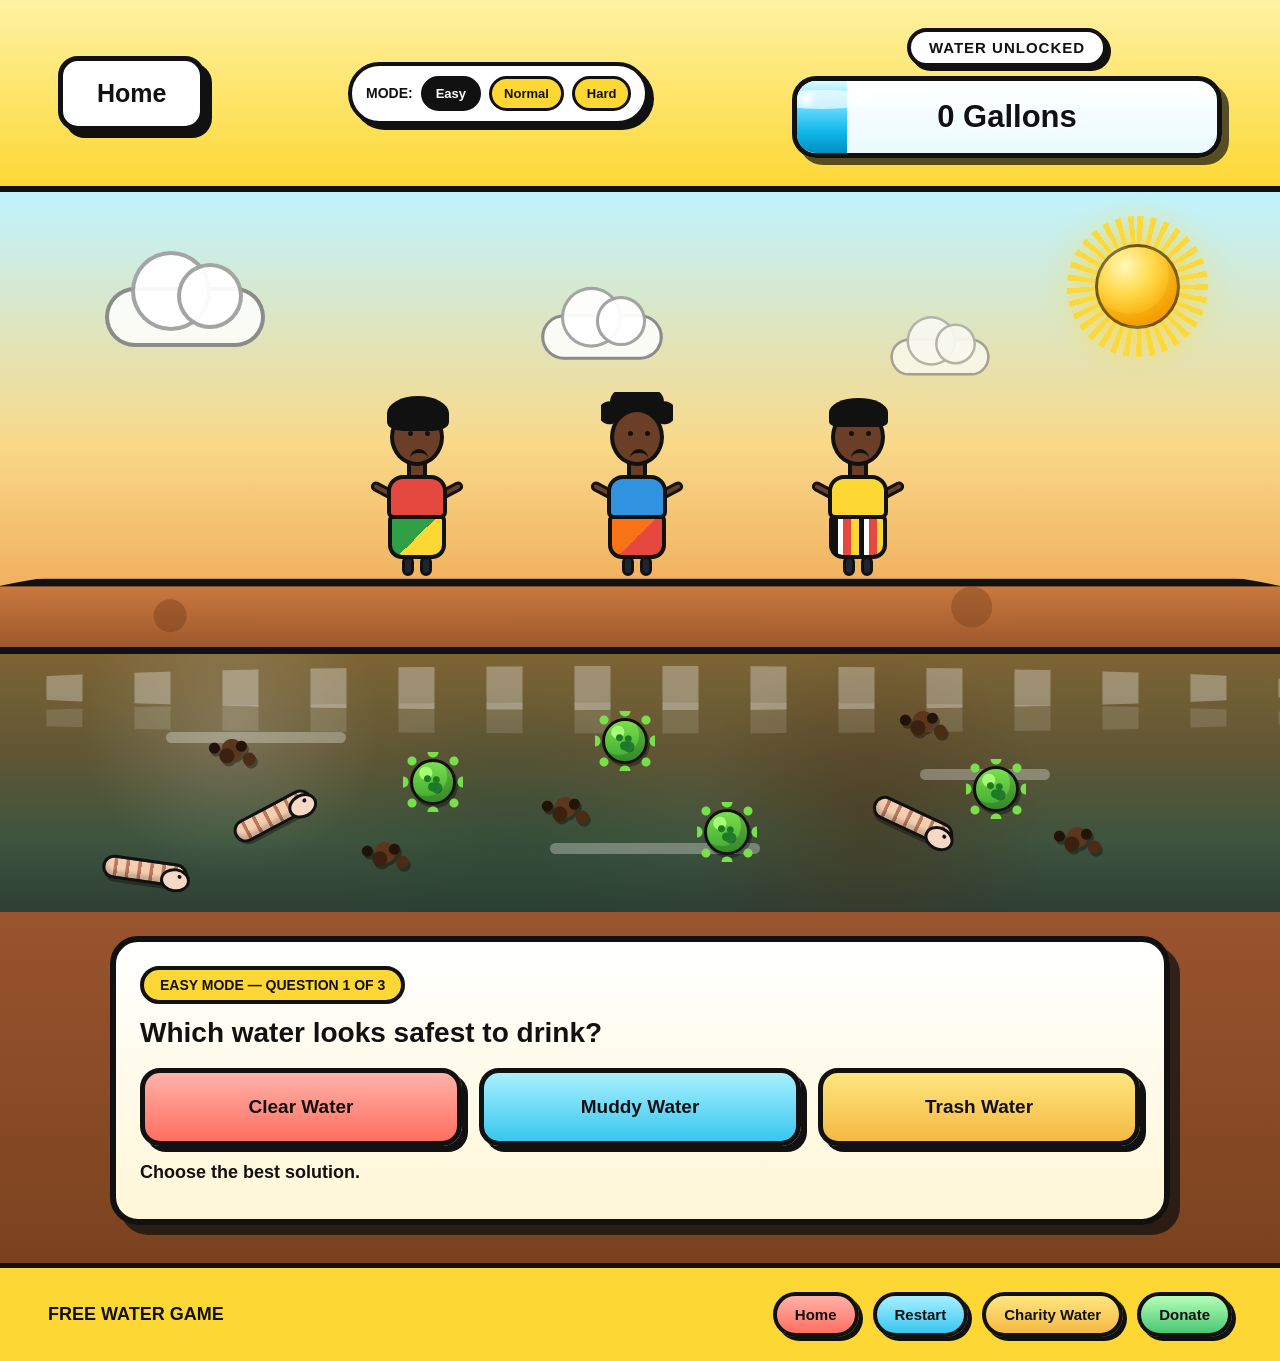
<file: game.html>
<!DOCTYPE html>
<html lang="en">
<head>
  <!-- Basic page setup -->
  <meta charset="UTF-8" />
  <meta name="viewport" content="width=device-width, initial-scale=1.0" />

  <title>Free Water Gameplay</title>

  <!-- CSS file -->
  <link rel="stylesheet" href="style.css" />
</head>

<body>

  <div class="gameplay-page">

    <!-- Gameplay header -->
    <header class="gameplay-header">

      <!-- Home button -->
      <a href="index.html" class="back-home-button">
        Home
      </a>

      <!-- Small difficulty selector -->
      <div class="difficulty-mini">
        <span>Mode:</span>

        <button type="button" class="difficulty-mini-button active-difficulty" data-difficulty="easy">
          Easy
        </button>

        <button type="button" class="difficulty-mini-button" data-difficulty="normal">
          Normal
        </button>

        <button type="button" class="difficulty-mini-button" data-difficulty="hard">
          Hard
        </button>
      </div>

      <!-- Water unlocked meter -->
      <div class="gameplay-status">

        <p class="gameplay-label">Water Unlocked</p>

        <div class="gameplay-meter">
          <div id="gameWaterFill" class="game-water-fill"></div>
          <span id="gameWaterText">0 Gallons</span>
        </div>

      </div>

    </header>

    <!-- Gameplay scene -->
    <main class="gameplay-scene" id="gameScene">

      <!-- Sun -->
      <div class="scene-sun">
        <span class="sun-ring"></span>
        <span class="sun-center"></span>
      </div>

      <!-- Clouds -->
      <div class="scene-cloud cloud-left"></div>
      <div class="scene-cloud cloud-middle"></div>
      <div class="scene-cloud cloud-right"></div>

      <!-- Village / land background -->
      <div class="village-ground"></div>

      <!-- People standing on land -->
      <div class="people-row" id="villagers">

        <div class="african-person person-a">
          <div class="person-hair hair-round"></div>
          <div class="person-face"></div>
          <div class="person-eye eye-left"></div>
          <div class="person-eye eye-right"></div>
          <div class="person-mouth"></div>
          <div class="person-neck"></div>
          <div class="person-shirt shirt-red"></div>
          <div class="person-wrap wrap-green"></div>
          <div class="person-arm arm-left"></div>
          <div class="person-arm arm-right"></div>
          <div class="person-leg leg-left"></div>
          <div class="person-leg leg-right"></div>
        </div>

        <div class="african-person person-b">
          <div class="person-hair hair-puffs"></div>
          <div class="person-face"></div>
          <div class="person-eye eye-left"></div>
          <div class="person-eye eye-right"></div>
          <div class="person-mouth"></div>
          <div class="person-neck"></div>
          <div class="person-shirt shirt-blue"></div>
          <div class="person-wrap wrap-orange"></div>
          <div class="person-arm arm-left"></div>
          <div class="person-arm arm-right"></div>
          <div class="person-leg leg-left"></div>
          <div class="person-leg leg-right"></div>
        </div>

        <div class="african-person person-c">
          <div class="person-hair hair-flat"></div>
          <div class="person-face"></div>
          <div class="person-eye eye-left"></div>
          <div class="person-eye eye-right"></div>
          <div class="person-mouth"></div>
          <div class="person-neck"></div>
          <div class="person-shirt shirt-yellow"></div>
          <div class="person-wrap wrap-pattern"></div>
          <div class="person-arm arm-left"></div>
          <div class="person-arm arm-right"></div>
          <div class="person-leg leg-left"></div>
          <div class="person-leg leg-right"></div>
        </div>

      </div>

      <!-- Dirty water section -->
      <section class="dirty-water-section" id="pondArea">

        <!-- Animated surface waves -->
        <div class="water-surface-line"></div>
        <div class="water-surface-line surface-two"></div>

        <div class="dirty-water-fill">

          <!-- Realistic water shine -->
          <span class="water-highlight water-highlight-one"></span>
          <span class="water-highlight water-highlight-two"></span>
          <span class="water-highlight water-highlight-three"></span>

          <!-- Dirt / mud -->
          <span class="game-dirt game-dirt-one dirty-object"></span>
          <span class="game-dirt game-dirt-two dirty-object"></span>
          <span class="game-dirt game-dirt-three dirty-object"></span>
          <span class="game-dirt game-dirt-four dirty-object"></span>
          <span class="game-dirt game-dirt-five dirty-object"></span>

          <!-- Germs -->
          <span class="game-germ game-germ-one dirty-object"></span>
          <span class="game-germ game-germ-two dirty-object"></span>
          <span class="game-germ game-germ-three dirty-object"></span>
          <span class="game-germ game-germ-four dirty-object"></span>

          <!-- Worms -->
          <span class="game-worm game-worm-one dirty-object"></span>
          <span class="game-worm game-worm-two dirty-object"></span>
          <span class="game-worm game-worm-three dirty-object"></span>

          <!-- Clean sparkles appear later -->
          <span class="clean-sparkle sparkle-one"></span>
          <span class="clean-sparkle sparkle-two"></span>
          <span class="clean-sparkle sparkle-three"></span>

        </div>

      </section>

      <!-- Fireworks celebration -->
      <div class="fireworks" id="fireworks">
        <span class="firework firework-one"></span>
        <span class="firework firework-two"></span>
        <span class="firework firework-three"></span>
        <span class="firework firework-four"></span>
      </div>

    </main>

    <!-- Question card is outside the scene -->
    <section class="gameplay-question-area">

      <div class="question-panel" id="questionPanel">

        <p class="question-count" id="questionCount">
          Easy Mode — Question 1 of 3
        </p>

        <h1 id="questionText">
          The water has visible dirt and mud. What should the team use first?
        </h1>

        <div class="answer-grid">

          <button type="button" class="answer-button answer-one" data-answer-index="0">
            Boiling Pot
          </button>

          <button type="button" class="answer-button answer-two" data-answer-index="1">
            Sand Filter
          </button>

          <button type="button" class="answer-button answer-three" data-answer-index="2">
            Open Bucket
          </button>

        </div>

        <p class="feedback-text" id="feedbackText">
          Choose the best solution.
        </p>

        <p class="milestone-text" id="milestoneText"></p>

      </div>

    </section>

    <!-- Gameplay footer -->
    <footer class="game-footer">

      <p class="game-footer-title">
        Free Water Game
      </p>

      <nav class="game-footer-links">
        <a href="index.html">Home</a>
        <a href="game.html">Restart</a>
        <a href="https://www.charitywater.org/" target="_blank">Charity Water</a>
        <a href="https://www.charitywater.org/donate" target="_blank">Donate</a>
      </nav>

    </footer>

  </div>

  <!-- Gameplay JavaScript is inside this file so the buttons work reliably -->
  <script>
    console.log("GAME PAGE SCRIPT IS RUNNING");

let waterUnlocked = 0;
let playerLevel = Number(localStorage.getItem("playerLevel")) || 0;

let selectedDifficulty = "easy";
let currentQuestionIndex = 0;
let correctAnswers = 0;
let waitingForNextQuestion = false;
let triggeredMilestones = [];

const gameWaterFill = document.getElementById("gameWaterFill");
const gameWaterText = document.getElementById("gameWaterText");
const questionPanel = document.getElementById("questionPanel");
const questionCount = document.getElementById("questionCount");
const questionText = document.getElementById("questionText");
const feedbackText = document.getElementById("feedbackText");
const milestoneText = document.getElementById("milestoneText");
const answerButtons = document.querySelectorAll(".answer-button");
const pondArea = document.getElementById("pondArea");
const villagers = document.getElementById("villagers");
const fireworks = document.getElementById("fireworks");
const difficultyButtons = document.querySelectorAll(".difficulty-mini-button");
const dirtyObjects = document.querySelectorAll(".dirty-object");

const difficultySettings = {
  easy: {
    name: "Easy",
    gallons: [50, 50, 50],
    goal: 70,
    wrongPenalty: 0
  },

  normal: {
    name: "Normal",
    gallons: [35, 35, 30],
    goal: 100,
    wrongPenalty: 0
  },

  hard: {
    name: "Hard",
    gallons: [34, 33, 33],
    goal: 100,
    wrongPenalty: 10
  }
};

const questionSets = {
  easy: [
    {
      question: "Which water looks safest to drink?",
      answers: ["Clear Water", "Muddy Water", "Trash Water"],
      correctAnswer: "Clear Water",
      feedback: "Correct! Clear water is usually safer than muddy or dirty water."
    },

    {
      question: "What should clean water be stored in?",
      answers: ["Covered Container", "Open Bowl", "Dirty Bucket"],
      correctAnswer: "Covered Container",
      feedback: "Correct! A covered container helps keep clean water safe."
    },

    {
      question: "Why do families need clean water?",
      answers: ["To Stay Healthy", "To Make Water Dirty", "To Waste It"],
      correctAnswer: "To Stay Healthy",
      feedback: "Correct! Clean water helps people stay healthy."
    }
  ],

  normal: [
    {
      question: "The water has visible dirt and mud. What should the team use first?",
      answers: ["Boiling Pot", "Sand Filter", "Open Bucket"],
      correctAnswer: "Sand Filter",
      feedback: "Correct! A sand filter removes dirt and mud from the water."
    },

    {
      question: "The water looks clearer, but germs may still be inside. What should the team use next?",
      answers: ["Chlorine Tablets", "More Dirt", "Broken Pipe"],
      correctAnswer: "Chlorine Tablets",
      feedback: "Correct! Chlorine tablets help kill harmful germs in the water."
    },

    {
      question: "The water is clean now. What keeps it safe for families to drink later?",
      answers: ["Open Bowl", "Covered Container", "Dirty Hands"],
      correctAnswer: "Covered Container",
      feedback: "Correct! A covered container keeps clean water safe."
    }
  ],

  hard: [
    {
      question: "A community has muddy water with large particles. What is the best first step before disinfection?",
      answers: ["Filter The Water", "Add Chlorine First", "Leave It Open"],
      correctAnswer: "Filter The Water",
      feedback: "Correct! Filtering first removes dirt and particles before disinfecting the water."
    },

    {
      question: "Why is water that looks clear still not always safe to drink?",
      answers: ["It Can Still Have Germs", "Clear Water Is Always Safe", "It Has No Minerals"],
      correctAnswer: "It Can Still Have Germs",
      feedback: "Correct! Clear water can still contain bacteria, viruses, or parasites."
    },

    {
      question: "After water is cleaned, what helps prevent recontamination?",
      answers: ["Safe Storage", "Touching It With Dirty Hands", "Leaving It Uncovered"],
      correctAnswer: "Safe Storage",
      feedback: "Correct! Safe storage helps keep clean water from becoming contaminated again."
    }
  ]
};

const milestones = [
  {
    amount: 35,
    message: "Milestone reached: The first layer of dirt is being removed!"
  },

  {
    amount: 70,
    message: "Milestone reached: The water is almost safe!"
  },

  {
    amount: 100,
    message: "Milestone reached: Clean water unlocked for the community!"
  }
];

function getCurrentQuestions() {
  return questionSets[selectedDifficulty];
}

function playTone(frequency, duration, type) {
  try {
    const audioContext = new (window.AudioContext || window.webkitAudioContext)();
    const oscillator = audioContext.createOscillator();
    const gainNode = audioContext.createGain();

    oscillator.type = type;
    oscillator.frequency.value = frequency;

    gainNode.gain.setValueAtTime(0.12, audioContext.currentTime);
    gainNode.gain.exponentialRampToValueAtTime(
      0.001,
      audioContext.currentTime + duration
    );

    oscillator.connect(gainNode);
    gainNode.connect(audioContext.destination);

    oscillator.start();
    oscillator.stop(audioContext.currentTime + duration);
  } catch (error) {
    console.log("Sound could not play:", error);
  }
}

function playCorrectSound() {
  playTone(620, 0.14, "sine");

  setTimeout(function() {
    playTone(820, 0.14, "sine");
  }, 120);
}

function playWrongSound() {
  playTone(220, 0.18, "sawtooth");

  setTimeout(function() {
    playTone(160, 0.18, "sawtooth");
  }, 120);
}

function playWinSound() {
  playTone(520, 0.12, "sine");

  setTimeout(function() {
    playTone(680, 0.12, "sine");
  }, 130);

  setTimeout(function() {
    playTone(880, 0.2, "sine");
  }, 260);
}

function saveProgress() {
  localStorage.setItem("waterUnlocked", waterUnlocked);
  localStorage.setItem("playerLevel", playerLevel);
}

function updateGameplayMeter() {
  let visibleWaterAmount = waterUnlocked === 0 ? 12 : waterUnlocked;

  if (visibleWaterAmount > 100) {
    visibleWaterAmount = 100;
  }

  gameWaterFill.style.width = visibleWaterAmount + "%";
  gameWaterText.textContent = waterUnlocked + " Gallons";
}

function loadQuestion() {
  waitingForNextQuestion = false;

  const currentQuestions = getCurrentQuestions();
  const currentQuestion = currentQuestions[currentQuestionIndex];

  questionCount.textContent =
    difficultySettings[selectedDifficulty].name +
    " Mode — Question " +
    (currentQuestionIndex + 1) +
    " of " +
    currentQuestions.length;

  questionText.textContent = currentQuestion.question;
  feedbackText.textContent = "Choose the best solution.";

  answerButtons.forEach(function(button, index) {
    button.textContent = currentQuestion.answers[index];
    button.disabled = false;
    button.style.display = "block";
    button.classList.remove("correct-choice");
    button.classList.remove("wrong-choice");
    button.dataset.answerIndex = index;
  });
}

function updateSceneProgress() {
  pondArea.classList.remove("cleaning-one", "cleaning-two", "cleaning-three");
  villagers.classList.remove("hopeful", "happy", "celebrating");

  if (waterUnlocked >= 35 && waterUnlocked < 70) {
    pondArea.classList.add("cleaning-one");
    villagers.classList.add("hopeful");
  }

  if (waterUnlocked >= 70 && waterUnlocked < 100) {
    pondArea.classList.add("cleaning-two");
    villagers.classList.add("happy");
  }

  if (waterUnlocked >= 100) {
    pondArea.classList.add("cleaning-three");
    villagers.classList.add("celebrating");
  }
}

function updateDirtyObjects() {
  dirtyObjects.forEach(function(object) {
    object.classList.remove("removed-dirty-object");
  });

  if (correctAnswers >= 1) {
    for (let i = 0; i < 4; i++) {
      if (dirtyObjects[i]) {
        dirtyObjects[i].classList.add("removed-dirty-object");
      }
    }
  }

  if (correctAnswers >= 2) {
    for (let i = 4; i < 9; i++) {
      if (dirtyObjects[i]) {
        dirtyObjects[i].classList.add("removed-dirty-object");
      }
    }
  }

  if (correctAnswers >= 3) {
    dirtyObjects.forEach(function(object) {
      object.classList.add("removed-dirty-object");
    });
  }
}

function checkMilestones() {
  if (!milestoneText) {
    return;
  }

  milestones.forEach(function(milestone) {
    if (
      waterUnlocked >= milestone.amount &&
      !triggeredMilestones.includes(milestone.amount)
    ) {
      triggeredMilestones.push(milestone.amount);
      milestoneText.textContent = milestone.message;
    }
  });
}

function cheerPeopleBriefly() {
  villagers.classList.add("celebrating");

  setTimeout(function() {
    if (waterUnlocked < 100) {
      villagers.classList.remove("celebrating");
      updateSceneProgress();
    }
  }, 900);
}

function shakeQuestionPanel() {
  questionPanel.classList.remove("wrong-shake");

  setTimeout(function() {
    questionPanel.classList.add("wrong-shake");
  }, 10);
}

function goToNextQuestion() {
  currentQuestionIndex++;

  const currentQuestions = getCurrentQuestions();

  if (currentQuestionIndex < currentQuestions.length) {
    loadQuestion();
  } else {
    finishGame();
  }
}

function setDifficulty(difficulty) {
  selectedDifficulty = difficulty;

  difficultyButtons.forEach(function(button) {
    button.classList.remove("active-difficulty");

    if (button.dataset.difficulty === difficulty) {
      button.classList.add("active-difficulty");
    }
  });

  restartGame();
}

function selectAnswer(answerIndex) {
  if (waitingForNextQuestion) {
    return;
  }

  waitingForNextQuestion = true;

  const currentQuestions = getCurrentQuestions();
  const currentQuestion = currentQuestions[currentQuestionIndex];
  const selectedAnswer = currentQuestion.answers[answerIndex];
  const selectedButton = answerButtons[answerIndex];

  answerButtons.forEach(function(button) {
    button.disabled = true;
  });

  if (selectedAnswer === currentQuestion.correctAnswer) {
    selectedButton.classList.add("correct-choice");

    correctAnswers++;

    waterUnlocked += difficultySettings[selectedDifficulty].gallons[currentQuestionIndex];

    if (waterUnlocked > 100) {
      waterUnlocked = 100;
    }

    feedbackText.textContent = currentQuestion.feedback;

    playCorrectSound();
    saveProgress();
    updateGameplayMeter();
    updateSceneProgress();
    updateDirtyObjects();
    checkMilestones();
    cheerPeopleBriefly();

    setTimeout(function() {
      goToNextQuestion();
    }, 1500);

    return;
  }

  selectedButton.classList.add("wrong-choice");

  waterUnlocked -= difficultySettings[selectedDifficulty].wrongPenalty;

  if (waterUnlocked < 0) {
    waterUnlocked = 0;
  }

  if (difficultySettings[selectedDifficulty].wrongPenalty > 0) {
    feedbackText.textContent = "Wrong choice. Hard Mode penalty: 10 gallons lost.";
  } else {
    feedbackText.textContent = "Wrong choice. The water does not improve. Moving to the next problem.";
  }

  playWrongSound();
  updateGameplayMeter();
  updateSceneProgress();
  updateDirtyObjects();
  shakeQuestionPanel();

  setTimeout(function() {
    goToNextQuestion();
  }, 1400);
}

function finishGame() {
  answerButtons.forEach(function(button) {
    button.style.display = "none";
  });

  const goal = difficultySettings[selectedDifficulty].goal;

  if (waterUnlocked >= goal) {
    waterUnlocked = 100;
    playerLevel = 1;

    saveProgress();
    updateGameplayMeter();
    updateSceneProgress();
    updateDirtyObjects();
    checkMilestones();
    playWinSound();

    if (fireworks) {
      fireworks.classList.add("show-fireworks");
    }

    questionCount.textContent = "Mission Complete";
    questionText.textContent = "You cleaned the water and helped the community!";

    feedbackText.innerHTML = `
      You completed ${difficultySettings[selectedDifficulty].name} Mode and unlocked clean water.
      <br><br>
      <button type="button" class="try-again-button" onclick="restartGame()">
        Play Again
      </button>
    `;

    return;
  }

  questionCount.textContent = "Mission Finished";
  questionText.textContent = "You helped the team, but the water is not fully clean yet.";

  feedbackText.innerHTML = `
    You got ${correctAnswers} out of 3 correct and unlocked ${waterUnlocked} gallons.
    <br>
    Try again or choose a different difficulty.
    <br><br>
    <button type="button" class="try-again-button" onclick="restartGame()">
      Try Again
    </button>
  `;
}

function restartGame() {
  waterUnlocked = 0;
  correctAnswers = 0;
  currentQuestionIndex = 0;
  waitingForNextQuestion = false;
  triggeredMilestones = [];

  localStorage.setItem("waterUnlocked", 0);

  if (milestoneText) {
    milestoneText.textContent = "";
  }

  if (fireworks) {
    fireworks.classList.remove("show-fireworks");
  }

  if (pondArea) {
    pondArea.classList.remove("cleaning-one", "cleaning-two", "cleaning-three");
  }

  if (villagers) {
    villagers.classList.remove("hopeful", "happy", "celebrating");
  }

  dirtyObjects.forEach(function(object) {
    object.classList.remove("removed-dirty-object");
  });

  answerButtons.forEach(function(button) {
    button.style.display = "block";
    button.disabled = false;
    button.classList.remove("correct-choice");
    button.classList.remove("wrong-choice");
  });

  updateGameplayMeter();
  loadQuestion();
  updateSceneProgress();
  updateDirtyObjects();
}

window.selectAnswer = selectAnswer;
window.restartGame = restartGame;
window.setDifficulty = setDifficulty;

answerButtons.forEach(function(button) {
  button.addEventListener("click", function() {
    const answerIndex = Number(button.dataset.answerIndex);
    selectAnswer(answerIndex);
  });
});

difficultyButtons.forEach(function(button) {
  button.addEventListener("click", function() {
    const difficulty = button.dataset.difficulty;
    setDifficulty(difficulty);
  });
});

updateGameplayMeter();
loadQuestion();
updateSceneProgress();
updateDirtyObjects();
  </script>

</body>
</html>
</file>
<file: style.css>
/* ===============================
   GLOBAL SETUP
================================ */

* {
  margin: 0;
  padding: 0;
  box-sizing: border-box;
}

body {
  font-family: Arial, Helvetica, sans-serif;
  background: #e04b3f;
  color: #111;
}

/* ===============================
   HOME PAGE
================================ */

.home-page {
  min-height: 100vh;
  background: #e04b3f;
  display: flex;
  flex-direction: column;
}

/* Home header */
.top-nav {
  height: 150px;
  background: #fdd835;
  border-bottom: 5px solid #111;

  display: flex;
  align-items: center;
  justify-content: space-between;

  padding: 0 50px;

  position: relative;
  z-index: 20;
}

/* Home challenge text */
.challenge-text {
  font-size: 24px;
  font-weight: 900;
  text-transform: uppercase;
  letter-spacing: 1px;

  color: #111;
}

/* Top-right Charity Water logo */
.home-logo-link {
  width: 310px;
  height: 105px;

  background: #ffffff;
  border: 5px solid #111;
  border-radius: 24px;

  display: flex;
  align-items: center;
  justify-content: center;

  padding: 4px 8px;

  box-shadow: 7px 7px 0 rgba(17, 17, 17, 0.75);

  overflow: hidden;

  transition: 0.2s ease;
}

.home-logo-link:hover {
  transform: translate(4px, 4px);
  box-shadow: 3px 3px 0 rgba(17, 17, 17, 0.75);
}

.home-header-logo {
  width: 175%;
  height: 160%;

  object-fit: contain;
  display: block;
}

/* Home underground scene */
.hero-area {
  flex: 1;

  position: relative;
  overflow: hidden;

  min-height: 560px;

  display: flex;
  align-items: flex-end;
  justify-content: center;

  padding: 40px 20px 70px;

  background: #7a431f;

  box-shadow:
    inset 0 18px 0 rgba(255, 255, 255, 0.08),
    inset 0 -30px 45px rgba(0, 0, 0, 0.22);

  transition: filter 0.25s ease;
}

.hero-area:hover {
  cursor: pointer;
  filter: brightness(1.06);
}

.hero-area.barrel-active {
  cursor: pointer;
}

/* Soil layer */
.soil-layer {
  position: absolute;
  top: 0;
  left: 0;

  width: 100%;
  height: 38%;

  background:
    radial-gradient(circle at 5% 25%, #2c180c 0 10px, transparent 11px),
    radial-gradient(circle at 12% 72%, #3d2110 0 14px, transparent 15px),
    radial-gradient(circle at 21% 35%, #2c180c 0 8px, transparent 9px),
    radial-gradient(circle at 32% 80%, #4c2a13 0 15px, transparent 16px),
    radial-gradient(circle at 43% 25%, #2c180c 0 10px, transparent 11px),
    radial-gradient(circle at 56% 76%, #3d2110 0 13px, transparent 14px),
    radial-gradient(circle at 67% 30%, #4c2a13 0 12px, transparent 13px),
    radial-gradient(circle at 77% 70%, #2c180c 0 10px, transparent 11px),
    radial-gradient(circle at 88% 28%, #3d2110 0 14px, transparent 15px),
    radial-gradient(circle at 96% 80%, #2c180c 0 9px, transparent 10px),
    linear-gradient(
      to bottom,
      #a96430 0%,
      #7b431f 55%,
      #5a2f18 100%
    );

  border-bottom: 6px solid rgba(17, 17, 17, 0.75);

  z-index: 7;
}

.soil-layer::after {
  content: "";
  position: absolute;
  left: -2%;
  bottom: -24px;

  width: 104%;
  height: 48px;

  background:
    radial-gradient(circle at 4% 40%, #5a2f18 0 18px, transparent 19px),
    radial-gradient(circle at 12% 55%, #5a2f18 0 26px, transparent 27px),
    radial-gradient(circle at 23% 35%, #5a2f18 0 20px, transparent 21px),
    radial-gradient(circle at 35% 58%, #5a2f18 0 28px, transparent 29px),
    radial-gradient(circle at 49% 38%, #5a2f18 0 19px, transparent 20px),
    radial-gradient(circle at 61% 55%, #5a2f18 0 25px, transparent 26px),
    radial-gradient(circle at 75% 36%, #5a2f18 0 21px, transparent 22px),
    radial-gradient(circle at 88% 58%, #5a2f18 0 27px, transparent 28px),
    radial-gradient(circle at 97% 38%, #5a2f18 0 20px, transparent 21px);

  z-index: 8;
}

/* Underground water */
.underground-water {
  position: absolute;
  left: -5%;
  bottom: 0;

  width: 110%;
  height: 66%;

  background:
    radial-gradient(circle at 22% 25%, rgba(255, 255, 255, 0.24), transparent 14%),
    radial-gradient(circle at 74% 70%, rgba(96, 58, 25, 0.32), transparent 18%),
    radial-gradient(circle at 44% 80%, rgba(85, 53, 25, 0.28), transparent 16%),
    linear-gradient(
      to bottom,
      rgba(75, 195, 215, 0.94) 0%,
      rgba(41, 137, 158, 0.97) 45%,
      rgba(70, 77, 54, 0.99) 100%
    );

  z-index: 1;

  animation: undergroundWaterMove 4s ease-in-out infinite;
}

.water-wave {
  position: absolute;
  left: -30%;
  top: -36px;

  width: 160%;
  height: 80px;

  background: rgba(255, 255, 255, 0.35);
  border-radius: 45%;

  z-index: 4;
}

.wave-one {
  animation: waveMoveOne 4s linear infinite;
}

.wave-two {
  top: -18px;
  opacity: 0.32;

  animation: waveMoveTwo 5.5s linear infinite;
}

.water-shine {
  position: absolute;
  height: 10px;

  background: rgba(255, 255, 255, 0.25);
  border-radius: 999px;

  z-index: 4;

  animation: shineDrift 5s ease-in-out infinite;
}

.shine-one {
  width: 160px;
  left: 12%;
  top: 110px;
}

.shine-two {
  width: 120px;
  right: 16%;
  bottom: 95px;
  animation-delay: 1.3s;
}

.shine-three {
  width: 180px;
  left: 43%;
  top: 210px;
  animation-delay: 2.2s;
}

/* Dirt */
.dirt {
  position: absolute;

  width: 34px;
  height: 22px;

  z-index: 10;

  background:
    radial-gradient(circle at 20% 40%, #1d1209 0 3px, transparent 4px),
    radial-gradient(circle at 45% 60%, #2f1b0d 0 4px, transparent 5px),
    radial-gradient(circle at 70% 35%, #1d1209 0 3px, transparent 4px),
    radial-gradient(circle at 85% 70%, #3c2413 0 3px, transparent 4px);

  opacity: 0.9;

  animation: dirtFloat 5s ease-in-out infinite;
}

.dirt-one {
  left: 8%;
  top: 48%;
}

.dirt-two {
  left: 22%;
  top: 62%;
  animation-delay: 0.7s;
}

.dirt-three {
  right: 10%;
  top: 50%;
  animation-delay: 1.1s;
}

.dirt-four {
  left: 46%;
  bottom: 18%;
  animation-delay: 1.6s;
}

.dirt-five {
  right: 28%;
  bottom: 28%;
  animation-delay: 2s;
}

.dirt-six {
  left: 68%;
  top: 72%;
  animation-delay: 2.4s;
}

.dirt-seven {
  left: 35%;
  top: 46%;
  animation-delay: 1.8s;
}

.dirt-eight {
  right: 5%;
  bottom: 16%;
  animation-delay: 2.8s;
}

/* Bacteria */
.bacteria {
  position: absolute;

  width: 36px;
  height: 36px;

  background: #74d44b;
  border: 3px solid rgba(17, 17, 17, 0.7);
  border-radius: 50%;

  z-index: 10;

  box-shadow:
    inset -5px -5px 0 rgba(0, 0, 0, 0.12),
    1px 2px 0 rgba(0, 0, 0, 0.25);

  animation: bacteriaFloat 4.5s ease-in-out infinite;
}

.bacteria::before {
  content: "";
  position: absolute;
  inset: -9px;

  background:
    radial-gradient(circle at 50% 0%, #74d44b 0 4px, transparent 5px),
    radial-gradient(circle at 100% 50%, #74d44b 0 4px, transparent 5px),
    radial-gradient(circle at 50% 100%, #74d44b 0 4px, transparent 5px),
    radial-gradient(circle at 0% 50%, #74d44b 0 4px, transparent 5px),
    radial-gradient(circle at 85% 15%, #74d44b 0 3px, transparent 4px),
    radial-gradient(circle at 85% 85%, #74d44b 0 3px, transparent 4px),
    radial-gradient(circle at 15% 85%, #74d44b 0 3px, transparent 4px),
    radial-gradient(circle at 15% 15%, #74d44b 0 3px, transparent 4px);

  z-index: -1;
}

.bacteria::after {
  content: "";
  position: absolute;
  inset: 6px;

  background:
    radial-gradient(circle at 25% 35%, #1f7a27 0 3px, transparent 4px),
    radial-gradient(circle at 65% 40%, #1f7a27 0 2px, transparent 3px),
    radial-gradient(circle at 48% 70%, #1f7a27 0 3px, transparent 4px);

  border-radius: 50%;
}

.bacteria-one {
  left: 12%;
  top: 60%;
}

.bacteria-two {
  right: 13%;
  top: 43%;
  animation-delay: 0.6s;
}

.bacteria-three {
  left: 48%;
  bottom: 22%;
  animation-delay: 1.1s;
}

.bacteria-four {
  left: 20%;
  bottom: 16%;
  animation-delay: 1.6s;
}

.bacteria-five {
  right: 33%;
  top: 63%;
  animation-delay: 2.1s;
}

.bacteria-six {
  left: 63%;
  top: 48%;
  animation-delay: 2.6s;
}

.bacteria-seven {
  right: 6%;
  bottom: 28%;
  animation-delay: 3s;
}

/* Worms */
.worm {
  position: absolute;

  width: 64px;
  height: 19px;

  z-index: 11;

  border-radius: 999px;

  background:
    repeating-linear-gradient(
      90deg,
      #f0c7a8 0px,
      #f0c7a8 7px,
      #b8785d 8px,
      #b8785d 10px
    );

  border: 2px solid rgba(17, 17, 17, 0.65);

  box-shadow:
    inset 0 -4px 4px rgba(0, 0, 0, 0.15),
    1px 2px 0 rgba(0, 0, 0, 0.25);

  animation: wormWiggle 3s ease-in-out infinite;
}

.worm::before {
  content: "";
  position: absolute;
  right: -5px;
  top: 2px;

  width: 19px;
  height: 15px;

  background: #f3d2bb;
  border: 2px solid rgba(17, 17, 17, 0.65);
  border-radius: 50%;
}

.worm::after {
  content: "";
  position: absolute;
  right: 2px;
  top: 6px;

  width: 3px;
  height: 3px;

  background: #111;
  border-radius: 50%;
}

.worm-one {
  left: 8%;
  top: 35%;
  transform: rotate(12deg);
}

.worm-two {
  left: 24%;
  bottom: 24%;
  transform: rotate(-38deg);
  animation-delay: 0.5s;
}

.worm-three {
  right: 18%;
  top: 38%;
  transform: rotate(18deg);
  animation-delay: 1s;
}

.worm-four {
  right: 8%;
  top: 68%;
  transform: rotate(125deg);
  animation-delay: 1.5s;
}

.worm-five {
  right: 38%;
  bottom: 12%;
  transform: rotate(-45deg);
  animation-delay: 2s;
}

.worm-six {
  left: 55%;
  top: 56%;
  transform: rotate(30deg);
  animation-delay: 2.4s;
}

/* Save Lives button */
.save-lives-button {
  display: inline-block;

  padding: 18px 42px;

  background: #ffffff;
  color: #111;

  border: 5px solid #111;
  border-radius: 18px;

  font-size: 28px;
  font-weight: 900;
  text-decoration: none;

  box-shadow: 7px 7px 0 #111;

  transition: 0.2s ease;

  position: relative;
  z-index: 30;
}

.save-lives-button:hover {
  background: #fdd835;
  transform: translate(4px, 4px);
  box-shadow: 3px 3px 0 #111;
}

.hero-area:hover .worm {
  animation-duration: 0.75s;
}

.hero-area:hover .dirt {
  animation-duration: 1.1s;
}

.hero-area:hover .bacteria {
  animation-duration: 0.9s;
}

.hero-area:hover .underground-water {
  animation-duration: 1.4s;
}

/* Home footer */
.footer-bar {
  min-height: 135px;

  background:
    linear-gradient(
      to bottom,
      #ffe86a 0%,
      #fdd835 100%
    );

  border-top: 5px solid #111;

  display: grid;
  grid-template-columns: 1.2fr 1fr 1fr;
  align-items: center;
  gap: 24px;

  padding: 24px 48px;

  position: relative;
  z-index: 20;

  box-shadow: inset 0 8px 0 rgba(255, 255, 255, 0.28);
}

.footer-game-info h2 {
  font-size: 32px;
  font-weight: 900;
  text-transform: uppercase;
  letter-spacing: 1px;
}

.footer-game-info p {
  margin-top: 6px;

  font-size: 16px;
  font-weight: 800;
}

.footer-links {
  display: flex;
  align-items: center;
  justify-content: center;
  gap: 16px;

  flex-wrap: wrap;
}

.footer-links a {
  color: #111;

  border: 4px solid #111;
  border-radius: 999px;

  padding: 10px 18px;

  font-size: 15px;
  font-weight: 900;
  text-decoration: none;

  box-shadow: 4px 4px 0 #111;

  transition: 0.2s ease;
}

.footer-links a:nth-child(1) {
  background:
    linear-gradient(
      to bottom,
      #ffb2a8,
      #ff6f61
    );
}

.footer-links a:nth-child(2) {
  background:
    linear-gradient(
      to bottom,
      #a8f0ff,
      #38c7ef
    );
}

.footer-links a:nth-child(3) {
  background:
    linear-gradient(
      to bottom,
      #ffe680,
      #f4b942
    );
}

.footer-links a:hover {
  transform: translate(3px, 3px);
  box-shadow: 1px 1px 0 #111;
  filter: brightness(1.05);
}

.footer-copy {
  justify-self: end;

  font-size: 15px;
  font-weight: 900;
}

/* ===============================
   GAMEPLAY PAGE
================================ */

.gameplay-page {
  min-height: 100vh;
  background: #fdd835;

  display: flex;
  flex-direction: column;

  pointer-events: auto;
}

/* Gameplay header */
.gameplay-header {
  min-height: 175px;

  background:
    linear-gradient(
      to bottom,
      #fff2a3 0%,
      #fdd835 100%
    );

  border-bottom: 6px solid #111;

  display: flex;
  align-items: center;
  justify-content: space-between;
  gap: 24px;

  padding: 28px 58px;

  position: relative;
  z-index: 100;
}

.back-home-button {
  background: #ffffff;
  color: #111;

  border: 5px solid #111;
  border-radius: 20px;

  padding: 18px 34px;

  font-size: 25px;
  font-weight: 900;
  text-decoration: none;

  box-shadow: 7px 7px 0 #111;

  transition: 0.2s ease;
}

.back-home-button:hover {
  background: #e04b3f;
  color: #ffffff;

  transform: translate(4px, 4px);
  box-shadow: 3px 3px 0 #111;
}

/* Small difficulty selector */
.difficulty-mini {
  background: #ffffff;
  border: 4px solid #111;
  border-radius: 999px;

  padding: 10px 14px;

  display: flex;
  align-items: center;
  gap: 8px;

  box-shadow: 5px 5px 0 #111;
}

.difficulty-mini span {
  font-size: 14px;
  font-weight: 900;
  text-transform: uppercase;
}

.difficulty-mini-button {
  background: #fdd835;
  color: #111;

  border: 3px solid #111;
  border-radius: 999px;

  padding: 7px 12px;

  font-size: 13px;
  font-weight: 900;

  cursor: pointer;

  transition: 0.2s ease;
}

.difficulty-mini-button:hover {
  background: #a8f0ff;
}

.difficulty-mini-button.active-difficulty {
  background: #111;
  color: #ffffff;
}

.gameplay-status {
  width: 430px;
}

.gameplay-label {
  width: fit-content;

  margin: 0 auto 9px;
  padding: 7px 18px;

  background: #ffffff;
  border: 4px solid #111;
  border-radius: 999px;

  font-size: 15px;
  font-weight: 900;
  letter-spacing: 1px;
  text-transform: uppercase;

  box-shadow: 4px 4px 0 #111;
}

.gameplay-meter {
  width: 100%;
  height: 82px;

  background:
    linear-gradient(
      to bottom,
      #ffffff 0%,
      #eafaff 100%
    );

  border: 5px solid #111;
  border-radius: 24px;

  position: relative;
  overflow: hidden;

  box-shadow: 7px 7px 0 rgba(17, 17, 17, 0.7);
}

.game-water-fill {
  height: 100%;
  width: 0%;

  background:
    radial-gradient(circle at 20% 25%, rgba(255, 255, 255, 0.95), transparent 16%),
    linear-gradient(
      to bottom,
      #ddfbff 0%,
      #69dcff 35%,
      #12b8e8 70%,
      #008fc2 100%
    );

  position: absolute;
  left: 0;
  bottom: 0;

  transition: width 0.7s ease;

  z-index: 1;
}

.game-water-fill::before {
  content: "";
  position: absolute;
  top: 9px;
  left: -50%;

  width: 200%;
  height: 19px;

  background: rgba(255, 255, 255, 0.65);
  border-radius: 50%;

  animation: waterWave 3s linear infinite;
}

#gameWaterText {
  position: absolute;
  inset: 0;

  display: flex;
  align-items: center;
  justify-content: center;

  font-size: 31px;
  font-weight: 900;
  color: #111;

  text-shadow:
    1px 1px 0 rgba(255, 255, 255, 0.9),
    0 0 10px rgba(255, 255, 255, 0.7);

  z-index: 3;
}

/* Gameplay scene */
.gameplay-scene {
  min-height: 720px;

  position: relative;
  overflow: hidden;

  display: block;

  background:
    linear-gradient(
      to bottom,
      #bff3ff 0%,
      #f9d989 35%,
      #efaa58 58%,
      #9b542e 100%
    );

  pointer-events: none;
}

/* Sun */
.scene-sun {
  position: absolute;
  top: 42px;
  right: 90px;

  width: 105px;
  height: 105px;

  border-radius: 50%;

  z-index: 4;

  animation: sunPulse 4s ease-in-out infinite;
  pointer-events: none;
}

.sun-ring {
  position: absolute;
  inset: -18px;

  background:
    repeating-conic-gradient(
      from 0deg,
      rgba(253, 216, 53, 0.95) 0deg 5deg,
      transparent 5deg 11deg
    );

  border-radius: 50%;

  filter: drop-shadow(0 0 14px rgba(253, 216, 53, 0.75));

  pointer-events: none;
}

.sun-center {
  position: absolute;
  inset: 10px;

  background:
    radial-gradient(
      circle at 34% 24%,
      #fff8b8 0%,
      #ffd94a 36%,
      #f7a900 72%,
      #e88c00 100%
    );

  border-radius: 50%;
  border: 3px solid rgba(17, 17, 17, 0.55);

  box-shadow:
    inset -8px -12px 0 rgba(230, 130, 0, 0.2),
    0 0 24px rgba(253, 216, 53, 0.75);

  pointer-events: none;
}

/* Clouds */
.scene-cloud {
  position: absolute;

  width: 160px;
  height: 60px;

  background: rgba(255, 255, 255, 0.86);
  border: 4px solid rgba(17, 17, 17, 0.48);
  border-radius: 999px;

  z-index: 4;

  pointer-events: none;
}

.scene-cloud::before,
.scene-cloud::after {
  content: "";
  position: absolute;

  background: rgba(255, 255, 255, 0.94);
  border: 4px solid rgba(17, 17, 17, 0.38);
  border-radius: 50%;
}

.scene-cloud::before {
  width: 72px;
  height: 72px;
  left: 22px;
  top: -40px;
}

.scene-cloud::after {
  width: 58px;
  height: 58px;
  right: 18px;
  top: -28px;
}

.cloud-left {
  left: 105px;
  top: 95px;
}

.cloud-middle {
  left: 47%;
  top: 115px;
  transform: translateX(-50%) scale(0.76);
}

.cloud-right {
  right: 260px;
  top: 135px;
  transform: scale(0.62);
  opacity: 0.75;
}

/* Ground */
.village-ground {
  position: absolute;
  left: -4%;
  top: 355px;

  width: 108%;
  height: 125px;

  background:
    radial-gradient(circle at 16% 55%, rgba(112, 60, 26, 0.42) 0 16px, transparent 17px),
    radial-gradient(circle at 74% 48%, rgba(112, 60, 26, 0.38) 0 20px, transparent 21px),
    linear-gradient(
      to bottom,
      transparent 0%,
      transparent 25%,
      #111 26%,
      #111 31%,
      #c9783e 32%,
      #8d4b25 100%
    );

  border-radius: 50% 50% 0 0;

  z-index: 5;

  pointer-events: none;
}

/* People */
.people-row {
  position: absolute;
  left: 50%;
  top: 185px;

  width: 620px;
  height: 188px;

  transform: translateX(-50%);

  z-index: 8;

  pointer-events: none;
}

.african-person {
  position: absolute;
  bottom: 0;

  width: 104px;
  height: 186px;

  transition: transform 0.4s ease;

  pointer-events: none;
}

.person-a {
  left: 35px;
}

.person-b {
  left: 255px;
}

.person-c {
  right: 40px;
}

.person-face {
  position: absolute;
  top: 29px;
  left: 25px;

  width: 54px;
  height: 58px;

  background: #6b3f27;
  border: 4px solid #111;
  border-radius: 50%;

  z-index: 6;

  pointer-events: none;
}

.person-neck {
  position: absolute;
  top: 78px;
  left: 42px;

  width: 20px;
  height: 20px;

  background: #6b3f27;
  border-left: 4px solid #111;
  border-right: 4px solid #111;

  z-index: 4;

  pointer-events: none;
}

.person-hair {
  position: absolute;
  z-index: 7;
  pointer-events: none;
}

.hair-round {
  top: 17px;
  left: 22px;

  width: 62px;
  height: 35px;

  background: #111;
  border-radius: 50% 50% 26% 26%;
}

.hair-puffs {
  top: 13px;
  left: 16px;

  width: 72px;
  height: 40px;

  background:
    radial-gradient(circle at 12% 52%, #111 0 11px, transparent 12px),
    radial-gradient(circle at 30% 24%, #111 0 12px, transparent 13px),
    radial-gradient(circle at 50% 18%, #111 0 12px, transparent 13px),
    radial-gradient(circle at 70% 24%, #111 0 12px, transparent 13px),
    radial-gradient(circle at 88% 52%, #111 0 11px, transparent 12px);
}

.hair-flat {
  top: 19px;
  left: 23px;

  width: 59px;
  height: 29px;

  background: #111;
  border-radius: 50% 50% 18% 18%;
}

.person-eye {
  position: absolute;
  top: 52px;

  width: 5px;
  height: 5px;

  background: #111;
  border-radius: 50%;

  z-index: 8;

  pointer-events: none;
}

.eye-left {
  left: 43px;
}

.eye-right {
  left: 60px;
}

.person-mouth {
  position: absolute;
  top: 70px;
  left: 45px;

  width: 18px;
  height: 9px;

  border-bottom: 4px solid #111;
  border-radius: 0 0 999px 999px;

  transform: rotate(180deg);

  z-index: 8;

  pointer-events: none;
}

.person-shirt {
  position: absolute;
  top: 96px;
  left: 22px;

  width: 60px;
  height: 44px;

  border: 4px solid #111;
  border-radius: 16px 16px 7px 7px;

  z-index: 4;

  pointer-events: none;
}

.shirt-red {
  background: #e5483f;
}

.shirt-blue {
  background: #2f93df;
}

.shirt-yellow {
  background: #fdd835;
}

.person-wrap {
  position: absolute;
  top: 136px;
  left: 23px;

  width: 58px;
  height: 44px;

  border: 4px solid #111;
  border-radius: 5px 5px 14px 14px;

  z-index: 4;

  pointer-events: none;
}

.wrap-green {
  background:
    linear-gradient(
      135deg,
      #2f9e44 0 50%,
      #fdd835 50% 100%
    );
}

.wrap-orange {
  background:
    linear-gradient(
      135deg,
      #f97316 0 50%,
      #e5483f 50% 100%
    );
}

.wrap-pattern {
  background:
    repeating-linear-gradient(
      90deg,
      #111 0 5px,
      #ffffff 5px 10px,
      #e5483f 10px 18px,
      #fdd835 18px 26px
    );
}

.person-arm {
  position: absolute;
  top: 110px;

  width: 42px;
  height: 10px;

  background: #6b3f27;
  border: 3px solid #111;
  border-radius: 999px;

  z-index: 3;

  pointer-events: none;
}

.arm-left {
  left: 4px;
  transform: rotate(28deg);
}

.arm-right {
  right: 4px;
  transform: rotate(-28deg);
}

.person-leg {
  position: absolute;
  top: 177px;

  width: 12px;
  height: 20px;

  background: #1f2430;
  border: 3px solid #111;
  border-radius: 999px;

  z-index: 3;

  pointer-events: none;
}

.leg-left {
  left: 37px;
}

.leg-right {
  right: 37px;
}

/* People mood changes */
.people-row.hopeful .african-person {
  transform: translateY(-8px);
}

.people-row.hopeful .person-mouth {
  transform: rotate(0deg);
}

.people-row.happy .african-person {
  transform: translateY(-15px);
}

.people-row.happy .person-mouth {
  transform: rotate(0deg);
}

.people-row.celebrating .african-person {
  animation: celebrateJump 0.55s ease-in-out infinite;
}

.people-row.celebrating .person-mouth {
  transform: rotate(0deg);
}

.people-row.celebrating .arm-left {
  transform: rotate(-55deg);
}

.people-row.celebrating .arm-right {
  transform: rotate(55deg);
}

/* Gameplay water */
.dirty-water-section {
  position: absolute;
  left: 0;
  top: 455px;

  width: 100%;
  height: 265px;

  background:
    linear-gradient(
      to bottom,
      rgba(80, 52, 29, 0.75),
      rgba(42, 39, 28, 0.98)
    );

  border-top: 7px solid #111;

  overflow: hidden;

  z-index: 10;

  pointer-events: none;
}

.dirty-water-fill {
  position: absolute;
  inset: 0;

  background:
    radial-gradient(circle at 18% 28%, rgba(255, 255, 255, 0.16), transparent 14%),
    radial-gradient(circle at 68% 64%, rgba(77, 43, 19, 0.45), transparent 20%),
    radial-gradient(circle at 40% 80%, rgba(36, 65, 45, 0.35), transparent 22%),
    linear-gradient(
      to bottom,
      #7d6434 0%,
      #5f5635 40%,
      #3e543e 72%,
      #2d3f34 100%
    );

  animation: realisticDirtyWaterMove 5s ease-in-out infinite;

  transition: background 0.7s ease, filter 0.7s ease;

  pointer-events: none;
}

.water-surface-line {
  position: absolute;
  left: -5%;
  top: 12px;

  width: 110%;
  height: 44px;

  background:
    repeating-linear-gradient(
      90deg,
      transparent 0 22px,
      rgba(255, 255, 255, 0.4) 23px 58px,
      transparent 59px 88px
    );

  border-radius: 50%;

  opacity: 0.75;

  animation: surfaceFlow 3.5s linear infinite;

  z-index: 18;

  pointer-events: none;
}

.surface-two {
  top: 42px;
  opacity: 0.32;

  transform: scaleY(0.7);

  animation-duration: 5.2s;
}

.water-highlight {
  position: absolute;

  height: 11px;

  background: rgba(255, 255, 255, 0.3);
  border-radius: 999px;

  z-index: 19;

  animation: waterHighlightDrift 4s ease-in-out infinite;

  pointer-events: none;
}

.water-highlight-one {
  width: 180px;
  left: 13%;
  top: 78px;
}

.water-highlight-two {
  width: 130px;
  right: 18%;
  top: 115px;
  animation-delay: 1s;
}

.water-highlight-three {
  width: 210px;
  left: 43%;
  bottom: 58px;
  animation-delay: 1.8s;
}

/* Gameplay water cleaning stages */
.dirty-water-section.cleaning-one .dirty-water-fill {
  background:
    radial-gradient(circle at 22% 32%, rgba(255, 255, 255, 0.2), transparent 14%),
    radial-gradient(circle at 68% 64%, rgba(77, 43, 19, 0.24), transparent 20%),
    linear-gradient(
      to bottom,
      #709b86 0%,
      #4d8788 48%,
      #376d70 100%
    );
}

.dirty-water-section.cleaning-two .dirty-water-fill {
  background:
    radial-gradient(circle at 25% 35%, rgba(255, 255, 255, 0.34), transparent 14%),
    linear-gradient(
      to bottom,
      #82d9eb 0%,
      #38accd 50%,
      #1684a6 100%
    );
}

.dirty-water-section.cleaning-three .dirty-water-fill {
  background:
    radial-gradient(circle at 25% 35%, rgba(255, 255, 255, 0.62), transparent 15%),
    linear-gradient(
      to bottom,
      #defcff 0%,
      #76e4ff 42%,
      #00aade 100%
    );

  filter: brightness(1.12);
}

/* Gameplay dirt */
.game-dirt {
  position: absolute;

  width: 52px;
  height: 32px;

  background:
    radial-gradient(circle at 18% 38%, #201208 0 5px, transparent 6px),
    radial-gradient(circle at 42% 62%, #3a2110 0 7px, transparent 8px),
    radial-gradient(circle at 70% 32%, #241408 0 5px, transparent 6px),
    radial-gradient(circle at 85% 72%, #4b2c16 0 6px, transparent 7px),
    radial-gradient(circle at 52% 42%, #5c371d 0 10px, transparent 11px);

  filter: drop-shadow(2px 3px 0 rgba(0, 0, 0, 0.35));

  z-index: 25;

  animation: dirtFloat 4s ease-in-out infinite;

  pointer-events: none;
}

.game-dirt-one {
  left: 70%;
  top: 54px;
}

.game-dirt-two {
  left: 42%;
  top: 140px;
  animation-delay: 0.8s;
}

.game-dirt-three {
  left: 16%;
  top: 82px;
  animation-delay: 1.4s;
}

.game-dirt-four {
  left: 82%;
  top: 170px;
  animation-delay: 2s;
}

.game-dirt-five {
  left: 28%;
  top: 185px;
  animation-delay: 2.4s;
}

/* Gameplay germs */
.game-germ {
  position: absolute;

  width: 46px;
  height: 46px;

  background:
    radial-gradient(circle at 32% 28%, #a8ff78 0 6px, transparent 7px),
    radial-gradient(circle at 60% 65%, #237a2e 0 5px, transparent 6px),
    linear-gradient(
      to bottom,
      #79df4c,
      #3fa832
    );

  border: 3px solid #111;
  border-radius: 50%;

  box-shadow:
    inset -6px -6px 0 rgba(0, 0, 0, 0.18),
    2px 3px 0 rgba(0, 0, 0, 0.35);

  z-index: 26;

  animation: bacteriaFloat 4.5s ease-in-out infinite;

  pointer-events: none;
}

.game-germ::before {
  content: "";
  position: absolute;
  inset: -10px;

  background:
    radial-gradient(circle at 50% 0%, #79df4c 0 5px, transparent 6px),
    radial-gradient(circle at 100% 50%, #79df4c 0 5px, transparent 6px),
    radial-gradient(circle at 50% 100%, #79df4c 0 5px, transparent 6px),
    radial-gradient(circle at 0% 50%, #79df4c 0 5px, transparent 6px),
    radial-gradient(circle at 85% 15%, #79df4c 0 4px, transparent 5px),
    radial-gradient(circle at 85% 85%, #79df4c 0 4px, transparent 5px),
    radial-gradient(circle at 15% 85%, #79df4c 0 4px, transparent 5px),
    radial-gradient(circle at 15% 15%, #79df4c 0 4px, transparent 5px);

  z-index: -1;
}

.game-germ::after {
  content: "";
  position: absolute;
  inset: 9px;

  background:
    radial-gradient(circle at 25% 35%, #1f7a27 0 3px, transparent 4px),
    radial-gradient(circle at 65% 40%, #1f7a27 0 3px, transparent 4px),
    radial-gradient(circle at 48% 72%, #1f7a27 0 4px, transparent 5px);

  border-radius: 50%;
}

.game-germ-one {
  left: 47%;
  top: 64px;
}

.game-germ-two {
  left: 55%;
  top: 155px;
  animation-delay: 1s;
}

.game-germ-three {
  left: 32%;
  top: 105px;
  animation-delay: 1.8s;
}

.game-germ-four {
  left: 76%;
  top: 112px;
  animation-delay: 2.5s;
}

/* Gameplay worms */
.game-worm {
  position: absolute;

  width: 86px;
  height: 24px;

  background:
    repeating-linear-gradient(
      90deg,
      #f5ceb0 0px,
      #f5ceb0 8px,
      #b8785d 9px,
      #b8785d 12px
    );

  border: 3px solid #111;
  border-radius: 999px;

  box-shadow:
    inset 0 -5px 4px rgba(0, 0, 0, 0.18),
    2px 3px 0 rgba(0, 0, 0, 0.35);

  z-index: 26;

  animation: wormWiggle 3s ease-in-out infinite;

  pointer-events: none;
}

.game-worm::before {
  content: "";
  position: absolute;
  right: -6px;
  top: 2px;

  width: 24px;
  height: 18px;

  background: #f5d9c6;
  border: 3px solid #111;
  border-radius: 50%;
}

.game-worm::after {
  content: "";
  position: absolute;
  right: 3px;
  top: 8px;

  width: 4px;
  height: 4px;

  background: #111;
  border-radius: 50%;
}

.game-worm-one {
  left: 18%;
  top: 150px;
  transform: rotate(-28deg);
}

.game-worm-two {
  left: 68%;
  top: 155px;
  transform: rotate(25deg);
  animation-delay: 1.2s;
}

.game-worm-three {
  left: 8%;
  top: 205px;
  transform: rotate(8deg);
  animation-delay: 2s;
}

/* Dirty objects disappear through interaction */
.dirty-object {
  transition:
    opacity 0.45s ease,
    transform 0.45s ease,
    filter 0.45s ease;
}

.removed-dirty-object {
  opacity: 0 !important;
  transform: scale(0.2) rotate(20deg) !important;
  filter: blur(2px);
}

/* Hide dirty objects as water improves */
.dirty-water-section.cleaning-one .game-dirt {
  opacity: 0.25;
}

.dirty-water-section.cleaning-two .game-dirt,
.dirty-water-section.cleaning-two .game-worm {
  opacity: 0;
}

.dirty-water-section.cleaning-three .game-dirt,
.dirty-water-section.cleaning-three .game-worm,
.dirty-water-section.cleaning-three .game-germ {
  opacity: 0;
}

/* Clean sparkles */
.clean-sparkle {
  position: absolute;

  width: 18px;
  height: 18px;

  background: #ffffff;
  clip-path: polygon(
    50% 0%,
    62% 38%,
    100% 50%,
    62% 62%,
    50% 100%,
    38% 62%,
    0% 50%,
    38% 38%
  );

  opacity: 0;

  z-index: 30;

  animation: sparklePulse 1.3s ease-in-out infinite;

  pointer-events: none;
}

.sparkle-one {
  left: 28%;
  top: 38%;
}

.sparkle-two {
  right: 30%;
  top: 45%;
  animation-delay: 0.3s;
}

.sparkle-three {
  left: 52%;
  bottom: 25%;
  animation-delay: 0.7s;
}

.dirty-water-section.cleaning-three .clean-sparkle {
  opacity: 1;
}

/* Fireworks */
.fireworks {
  position: absolute;
  inset: 0;

  pointer-events: none;

  opacity: 0;

  z-index: 90;
}

.fireworks.show-fireworks {
  opacity: 1;
}

.firework {
  position: absolute;

  width: 20px;
  height: 20px;

  background: #fdd835;
  border-radius: 50%;

  box-shadow:
    0 -50px 0 #ffffff,
    0 50px 0 #ffffff,
    50px 0 0 #ffffff,
    -50px 0 0 #ffffff,
    36px 36px 0 #e04b3f,
    -36px -36px 0 #e04b3f,
    36px -36px 0 #12b8e8,
    -36px 36px 0 #12b8e8;

  animation: fireworkPop 1s ease-in-out infinite;
}

.firework-one {
  top: 15%;
  left: 17%;
}

.firework-two {
  top: 18%;
  right: 17%;
  animation-delay: 0.3s;
}

.firework-three {
  top: 38%;
  left: 38%;
  animation-delay: 0.6s;
}

.firework-four {
  top: 36%;
  right: 31%;
  animation-delay: 0.9s;
}

/* Question area */
.gameplay-question-area {
  background:
    linear-gradient(
      to bottom,
      #99542e 0%,
      #7b421f 100%
    );

  padding: 24px 20px 38px;

  position: relative;
  z-index: 1000;

  pointer-events: auto;
}

/* Question card */
.question-panel {
  position: relative;

  width: min(1060px, 92vw);
  margin: 0 auto;

  background:
    linear-gradient(
      to bottom,
      #ffffff 0%,
      #fff7d7 100%
    );

  border: 6px solid #111;
  border-radius: 28px;

  padding: 24px;

  box-shadow: 10px 10px 0 rgba(17, 17, 17, 0.75);

  z-index: 1100;

  pointer-events: auto;
}

.question-count {
  width: fit-content;

  padding: 7px 16px;
  margin-bottom: 12px;

  background: #fdd835;
  border: 4px solid #111;
  border-radius: 999px;

  font-size: 14px;
  font-weight: 900;
  text-transform: uppercase;
}

.question-panel h1 {
  font-size: 28px;
  line-height: 1.2;
  margin-bottom: 18px;
}

.answer-grid {
  display: grid;
  grid-template-columns: repeat(3, 1fr);
  gap: 17px;

  pointer-events: auto;
}

.answer-button {
  min-height: 78px;

  color: #111;

  border: 5px solid #111;
  border-radius: 20px;

  font-size: 19px;
  font-weight: 900;

  cursor: pointer;

  box-shadow: 6px 6px 0 #111;

  transition: 0.2s ease;

  position: relative;
  z-index: 1200;

  pointer-events: auto;
}

.answer-one {
  background:
    linear-gradient(
      to bottom,
      #ffb2a8,
      #ff6f61
    );
}

.answer-two {
  background:
    linear-gradient(
      to bottom,
      #a8f0ff,
      #38c7ef
    );
}

.answer-three {
  background:
    linear-gradient(
      to bottom,
      #ffe680,
      #f4b942
    );
}

.answer-button:hover {
  transform: translate(4px, 4px);
  box-shadow: 2px 2px 0 #111;
  filter: brightness(1.05);
}

.answer-button.correct-choice {
  background:
    linear-gradient(
      to bottom,
      #b6ffb6,
      #48c774
    );
}

.answer-button.wrong-choice {
  background:
    linear-gradient(
      to bottom,
      #ff9b9b,
      #e63946
    );

  color: #ffffff;
}

.feedback-text {
  margin-top: 16px;

  font-size: 18px;
  font-weight: 900;
}

.milestone-text {
  margin-top: 12px;

  color: #008fc2;

  font-size: 18px;
  font-weight: 900;
}

.question-panel.wrong-shake {
  animation: gameplayWrongShakeFixed 0.35s ease-in-out;
}

/* Try Again / Play Again button */
.try-again-button {
  margin-top: 10px;
  padding: 16px 34px;

  background:
    linear-gradient(
      to bottom,
      #a8f0ff,
      #38c7ef
    );

  color: #111;

  border: 5px solid #111;
  border-radius: 18px;

  font-size: 20px;
  font-weight: 900;

  cursor: pointer;

  box-shadow: 6px 6px 0 #111;

  transition: 0.2s ease;
}

.try-again-button:hover {
  transform: translate(4px, 4px);
  box-shadow: 2px 2px 0 #111;
  filter: brightness(1.05);
}

/* Game footer */
.game-footer {
  background: #fdd835;
  border-top: 5px solid #111;

  padding: 24px 48px;

  display: flex;
  align-items: center;
  justify-content: space-between;
  gap: 20px;

  position: relative;
  z-index: 1000;
}

.game-footer-title {
  font-size: 18px;
  font-weight: 900;
  text-transform: uppercase;
}

.game-footer-links {
  display: flex;
  gap: 14px;
  flex-wrap: wrap;
}

.game-footer-links a {
  color: #111;

  border: 4px solid #111;
  border-radius: 999px;

  padding: 10px 18px;

  font-size: 15px;
  font-weight: 900;
  text-decoration: none;

  box-shadow: 4px 4px 0 #111;

  transition: 0.2s ease;
}

.game-footer-links a:nth-child(1) {
  background:
    linear-gradient(
      to bottom,
      #ffb2a8,
      #ff6f61
    );
}

.game-footer-links a:nth-child(2) {
  background:
    linear-gradient(
      to bottom,
      #a8f0ff,
      #38c7ef
    );
}

.game-footer-links a:nth-child(3) {
  background:
    linear-gradient(
      to bottom,
      #ffe680,
      #f4b942
    );
}

.game-footer-links a:nth-child(4) {
  background:
    linear-gradient(
      to bottom,
      #b6ffb6,
      #48c774
    );
}

.game-footer-links a:hover {
  transform: translate(3px, 3px);
  box-shadow: 1px 1px 0 #111;
  filter: brightness(1.05);
}

/* ===============================
   ANIMATIONS
================================ */

@keyframes waterWave {
  from {
    transform: translateX(0%);
  }

  to {
    transform: translateX(50%);
  }
}

@keyframes undergroundWaterMove {
  0% {
    transform: translateX(0) rotate(0deg);
  }

  50% {
    transform: translateX(-10px) rotate(-0.5deg);
  }

  100% {
    transform: translateX(0) rotate(0deg);
  }
}

@keyframes waveMoveOne {
  0% {
    transform: translateX(0) scaleY(1);
  }

  50% {
    transform: translateX(18%) scaleY(0.82);
  }

  100% {
    transform: translateX(0) scaleY(1);
  }
}

@keyframes waveMoveTwo {
  0% {
    transform: translateX(15%) scaleY(0.9);
  }

  50% {
    transform: translateX(-10%) scaleY(1.1);
  }

  100% {
    transform: translateX(15%) scaleY(0.9);
  }
}

@keyframes shineDrift {
  0% {
    transform: translateX(0);
    opacity: 0.25;
  }

  50% {
    transform: translateX(22px);
    opacity: 0.45;
  }

  100% {
    transform: translateX(0);
    opacity: 0.25;
  }
}

@keyframes dirtFloat {
  0% {
    transform: translate(0, 0) rotate(0deg);
  }

  50% {
    transform: translate(8px, -10px) rotate(7deg);
  }

  100% {
    transform: translate(0, 0) rotate(0deg);
  }
}

@keyframes bacteriaFloat {
  0% {
    transform: translate(0, 0) rotate(0deg) scale(1);
  }

  35% {
    transform: translate(10px, -8px) rotate(12deg) scale(1.05);
  }

  70% {
    transform: translate(-8px, 7px) rotate(-10deg) scale(0.95);
  }

  100% {
    transform: translate(0, 0) rotate(0deg) scale(1);
  }
}

@keyframes wormWiggle {
  0% {
    translate: 0 0;
  }

  25% {
    translate: 4px -3px;
  }

  50% {
    translate: -3px 4px;
  }

  75% {
    translate: 3px 3px;
  }

  100% {
    translate: 0 0;
  }
}

@keyframes realisticDirtyWaterMove {
  0% {
    transform: translateX(0) scale(1);
  }

  50% {
    transform: translateX(-16px) scale(1.02);
  }

  100% {
    transform: translateX(0) scale(1);
  }
}

@keyframes surfaceFlow {
  from {
    transform: translateX(0);
  }

  to {
    transform: translateX(70px);
  }
}

@keyframes waterHighlightDrift {
  0% {
    transform: translateX(0);
    opacity: 0.2;
  }

  50% {
    transform: translateX(28px);
    opacity: 0.42;
  }

  100% {
    transform: translateX(0);
    opacity: 0.2;
  }
}

@keyframes celebrateJump {
  0% {
    transform: translateY(0);
  }

  50% {
    transform: translateY(-20px);
  }

  100% {
    transform: translateY(0);
  }
}

@keyframes fireworkPop {
  0% {
    transform: scale(0.3);
    opacity: 0;
  }

  45% {
    transform: scale(1);
    opacity: 1;
  }

  100% {
    transform: scale(1.35);
    opacity: 0;
  }
}

@keyframes sunPulse {
  0% {
    transform: scale(1);
  }

  50% {
    transform: scale(1.04);
  }

  100% {
    transform: scale(1);
  }
}

@keyframes sparklePulse {
  0% {
    transform: scale(0.6) rotate(0deg);
    opacity: 0.4;
  }

  50% {
    transform: scale(1.15) rotate(45deg);
    opacity: 1;
  }

  100% {
    transform: scale(0.6) rotate(90deg);
    opacity: 0.4;
  }
}

@keyframes gameplayWrongShakeFixed {
  0% {
    transform: translateX(0);
    box-shadow: 10px 10px 0 rgba(17, 17, 17, 0.75);
  }

  20% {
    transform: translateX(-12px);
    box-shadow: 10px 10px 0 #e63946;
  }

  40% {
    transform: translateX(12px);
    box-shadow: 10px 10px 0 #e63946;
  }

  60% {
    transform: translateX(-8px);
    box-shadow: 10px 10px 0 #e63946;
  }

  80% {
    transform: translateX(8px);
    box-shadow: 10px 10px 0 #e63946;
  }

  100% {
    transform: translateX(0);
    box-shadow: 10px 10px 0 rgba(17, 17, 17, 0.75);
  }
}

/* ===============================
   RESPONSIVE DESIGN
================================ */

@media (max-width: 1000px) {
  .gameplay-header {
    height: auto;
    flex-direction: column;
    gap: 22px;
    padding: 28px 24px;
  }

  .back-home-button {
    align-self: flex-start;
  }

  .gameplay-status {
    width: min(430px, 92vw);
  }

  .gameplay-scene {
    min-height: 760px;
  }

  .scene-sun {
    right: 45px;
    top: 42px;
    transform: scale(0.85);
  }

  .cloud-left {
    left: 45px;
    top: 95px;
    transform: scale(0.75);
  }

  .cloud-middle {
    left: 55%;
    top: 125px;
    transform: translateX(-50%) scale(0.65);
  }

  .cloud-right {
    display: none;
  }

  .people-row {
    top: 205px;
    transform: translateX(-50%) scale(0.8);
  }

  .village-ground {
    top: 385px;
  }

  .dirty-water-section {
    top: 485px;
    height: 275px;
  }

  .question-panel {
    width: 94vw;
  }

  .question-panel h1 {
    font-size: 24px;
  }
}

@media (max-width: 700px) {
  .top-nav {
    height: auto;
    flex-direction: column;
    gap: 20px;
    padding: 25px;
  }

  .challenge-text {
    text-align: center;
    font-size: 18px;
  }

  .home-logo-link {
    width: 285px;
    height: 92px;
  }

  .home-header-logo {
    width: 170%;
    height: 155%;
  }

  .hero-area {
    min-height: 530px;
    padding: 35px 20px 60px;
  }

  .soil-layer {
    height: 36%;
  }

  .save-lives-button {
    font-size: 24px;
    padding: 16px 34px;
  }

  .footer-bar {
    grid-template-columns: 1fr;
    text-align: center;
    gap: 18px;
    padding: 28px 18px;
  }

  .footer-copy {
    justify-self: center;
  }

  .footer-links {
    gap: 12px;
  }

  .gameplay-header {
    padding: 24px 18px;
  }

  .back-home-button {
    font-size: 20px;
    padding: 14px 26px;
  }

  .difficulty-mini {
    flex-wrap: wrap;
    justify-content: center;
  }

  .difficulty-mini span {
    width: 100%;
    text-align: center;
  }

  .difficulty-mini-button {
    font-size: 12px;
    padding: 6px 10px;
  }

  .gameplay-label {
    font-size: 13px;
  }

  .gameplay-meter {
    height: 72px;
  }

  #gameWaterText {
    font-size: 25px;
  }

  .gameplay-scene {
    min-height: 800px;
  }

  .scene-sun {
    right: 24px;
    top: 36px;
    transform: scale(0.7);
  }

  .cloud-left {
    left: 22px;
    top: 105px;
    transform: scale(0.62);
  }

  .cloud-middle {
    left: 68%;
    top: 145px;
    transform: translateX(-50%) scale(0.55);
  }

  .people-row {
    width: 520px;
    top: 250px;
    transform: translateX(-50%) scale(0.65);
  }

  .village-ground {
    top: 420px;
  }

  .dirty-water-section {
    top: 520px;
    height: 280px;
  }

  .gameplay-question-area {
    padding: 22px 14px 34px;
  }

  .question-panel {
    padding: 20px;
    border-radius: 22px;
  }

  .question-count {
    font-size: 12px;
  }

  .question-panel h1 {
    font-size: 21px;
  }

  .answer-grid {
    grid-template-columns: 1fr;
    gap: 14px;
  }

  .answer-button {
    min-height: 68px;
    font-size: 17px;
  }

  .feedback-text {
    font-size: 16px;
  }

  .milestone-text {
    font-size: 16px;
  }

  .try-again-button {
    width: 100%;
    font-size: 18px;
  }

  .game-footer {
    flex-direction: column;
    text-align: center;
    padding: 24px 18px;
  }

  .game-footer-links {
    justify-content: center;
  }
}

@media (max-width: 430px) {
  .gameplay-scene {
    min-height: 760px;
  }

  .people-row {
    transform: translateX(-50%) scale(0.55);
  }

  .dirty-water-section {
    height: 260px;
  }

  .question-panel h1 {
    font-size: 19px;
  }

  .answer-button {
    font-size: 16px;
  }
}
</file>
